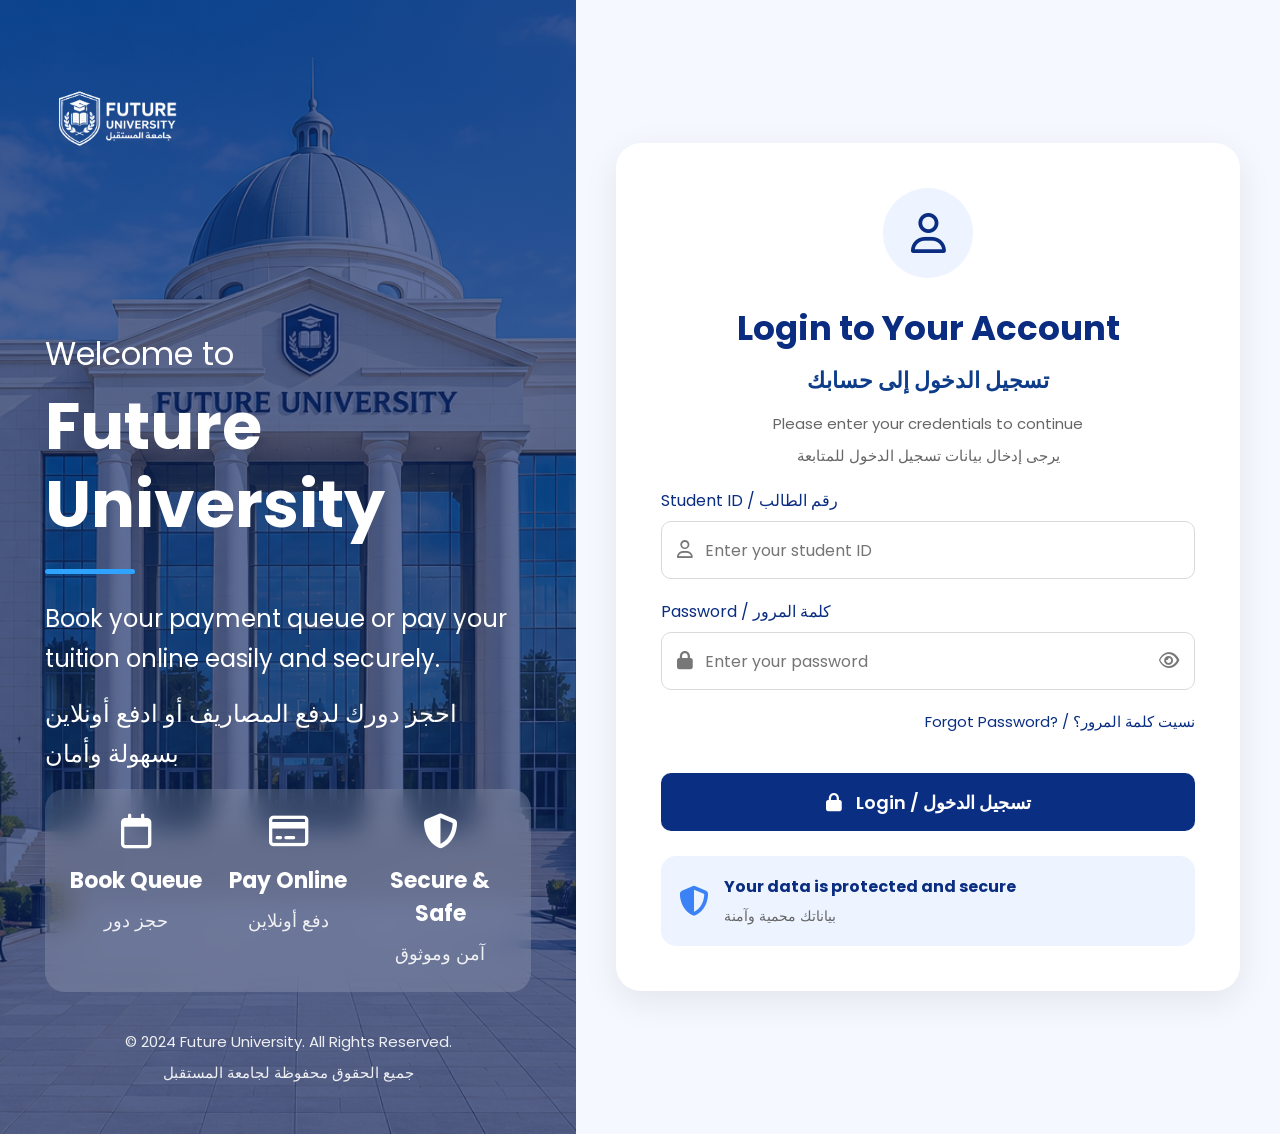
<file: index.html>
<!DOCTYPE html>
<html lang="en">

<head>

    <meta charset="UTF-8">

    <meta name="viewport" content="width=device-width, initial-scale=1.0">

    <title>Future University</title>


    <link href="https://fonts.googleapis.com/css2?family=Poppins:wght@300;400;500;600;700&display=swap"
        rel="stylesheet">


    <link rel="stylesheet" href="https://cdnjs.cloudflare.com/ajax/libs/font-awesome/6.6.0/css/all.min.css">


    <link rel="stylesheet" href="style/Style.css">
</head>

<body>

    <div class="container">



        <section class="left">

            <div class="overlay"></div>

            <div class="left-content">



                <div class="logo">

                    <img src="imge/logo white.png" alt="logo">


                </div>



                <div class="welcome">

                    <h4>Welcome to</h4>

                    <h1>Future University</h1>

                    <div class="line"></div>

                    <p>
                        Book your payment queue or pay your tuition online easily and securely.
                    </p>

                    <p class="arabic">
                        احجز دورك لدفع المصاريف أو ادفع أونلاين بسهولة وأمان
                    </p>

                </div>







                <div class="features">

                    <div class="feature">

                        <i class="fa-regular fa-calendar"></i>

                        <h3>Book Queue</h3>

                        <span>حجز دور</span>

                    </div>

                    <div class="feature">

                        <i class="fa-regular fa-credit-card"></i>

                        <h3>Pay Online</h3>

                        <span>دفع أونلاين</span>

                    </div>

                    <div class="feature">

                        <i class="fa-solid fa-shield-halved"></i>

                        <h3>Secure & Safe</h3>

                        <span>آمن وموثوق</span>

                    </div>

                </div>



                <footer>

                    <p>© 2024 Future University. All Rights Reserved.</p>

                    <p>جميع الحقوق محفوظة لجامعة المستقبل</p>

                </footer>

            </div>

        </section>



        <section class="right">


            <div class="login-card">

                <div class="avatar">

                    <i class="fa-regular fa-user"></i>

                </div>

                <h1>Login to Your Account</h1>

                <h2>تسجيل الدخول إلى حسابك</h2>

                <p>Please enter your credentials to continue</p>

                <p>يرجى إدخال بيانات تسجيل الدخول للمتابعة</p>

                <!-- Student ID -->

                <label>Student ID / رقم الطالب</label>

                <div class="input-box student-box">
                    <i class="fa-regular fa-user"></i>
                    <input type="text" placeholder="Enter your student ID">
                </div>

                <label>Password / كلمة المرور</label>

                <div class="input-box password-box">
                    <i class="fa-solid fa-lock"></i>
                    <input type="password" placeholder="Enter your password">
                    <i class="fa-regular fa-eye"></i>
                </div>

                <a href="#" class="forgot">
                    Forgot Password? / نسيت كلمة المرور؟
                </a>


                <button class="login-btn" onclick="window.location.href='Home.html'">

                    <i class="fa-solid fa-lock"></i>

                    Login / تسجيل الدخول

                </button>





                <div class="security">

                    <i class="fa-solid fa-shield-halved"></i>

                    <div>

                        <h4>Your data is protected and secure</h4>

                        <p>بياناتك محمية وآمنة</p>

                    </div>

                </div>

            </div>

        </section>

    </div>

</body>

</html>
</file>
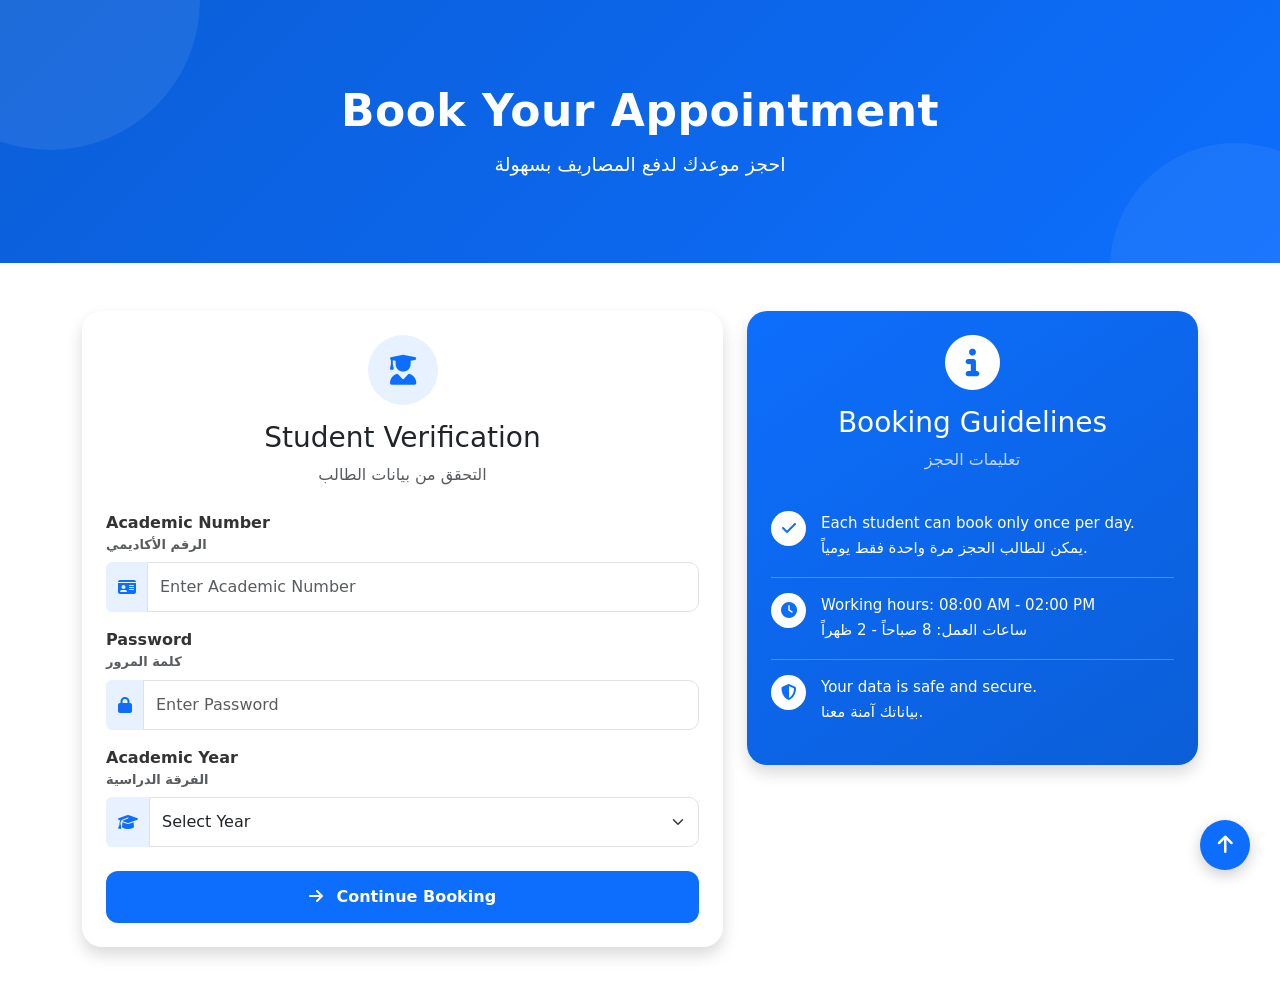
<file: Book_page.html>
<!DOCTYPE html>
<html lang="en">

<head>
    <meta charset="UTF-8">
    <meta name="viewport" content="width=device-width, initial-scale=1.0">
    <title>Book Appointment | Future University</title>

    <!-- Bootstrap -->
    <link href="https://cdn.jsdelivr.net/npm/bootstrap@5.3.8/dist/css/bootstrap.min.css" rel="stylesheet">

    <!-- Font Awesome -->
    <link rel="stylesheet" href="https://cdnjs.cloudflare.com/ajax/libs/font-awesome/6.7.2/css/all.min.css">

    <!-- CSS -->
    <link rel="stylesheet" href="style/Book_page.css">
</head>

<body>

    <body>


        <!-- Page Header -->
        <section class="booking-header">

            <div class="container text-center">

                <h1>
                    Book Your Appointment
                </h1>

                <p>
                    احجز موعدك لدفع المصاريف بسهولة
                </p>

            </div>

        </section>


        <!-- Booking Section -->
        <section class="py-5">

            <div class="container">

                <div class="row g-4">


                    <!-- Student Form -->
                    <div class="col-lg-7">


                        <div class="card booking-card shadow border-0">

                            <div class="card-body p-4">


                                <div class="text-center mb-4">

                                    <div class="icon-box mx-auto">

                                        <i class="fa-solid fa-user-graduate"></i>

                                    </div>


                                    <h3 class="mt-3">

                                        Student Verification

                                    </h3>

                                    <p class="text-muted">

                                        التحقق من بيانات الطالب

                                    </p>

                                </div>



                                <!-- Academic Number -->

                                <div class="mb-3">

                                    <label class="form-label">

                                        Academic Number

                                        <span class="d-block text-muted">
                                            الرقم الأكاديمي
                                        </span>

                                    </label>


                                    <div class="input-group">

                                        <span class="input-group-text">

                                            <i class="fa-solid fa-id-card"></i>

                                        </span>

                                        <input type="text" class="form-control" placeholder="Enter Academic Number">

                                    </div>

                                </div>



                                <!-- Password -->

                                <div class="mb-3">

                                    <label class="form-label">

                                        Password

                                        <span class="d-block text-muted">
                                            كلمة المرور
                                        </span>

                                    </label>


                                    <div class="input-group">

                                        <span class="input-group-text">

                                            <i class="fa-solid fa-lock"></i>

                                        </span>


                                        <input type="password" class="form-control" placeholder="Enter Password">

                                    </div>

                                </div>



                                <!-- Level -->

                                <div class="mb-4">

                                    <label class="form-label">

                                        Academic Year

                                        <span class="d-block text-muted">
                                            الفرقة الدراسية
                                        </span>

                                    </label>


                                    <div class="input-group">

                                        <span class="input-group-text">

                                            <i class="fa-solid fa-graduation-cap"></i>

                                        </span>


                                        <select class="form-select">

                                            <option selected disabled>
                                                Select Year
                                            </option>

                                            <option>
                                                First Year - الفرقة الأولى
                                            </option>

                                            <option>
                                                Second Year - الفرقة الثانية
                                            </option>

                                            <option>
                                                Third Year - الفرقة الثالثة
                                            </option>

                                            <option>
                                                Fourth Year - الفرقة الرابعة
                                            </option>


                                        </select>


                                    </div>


                                </div>



                                <a href="Book.html#my-booking" class="btn continue-btn w-100">

                                    <i class="fa-solid fa-arrow-right me-2"></i>

                                    Continue Booking

                                </a>



                            </div>

                        </div>


                    </div>




                    <!-- Information Card -->

                    <div class="col-lg-5">


                        <div class="card info-card shadow border-0">


                            <div class="card-body p-4">


                                <div class="text-center mb-4">

                                    <i class="fa-solid fa-circle-info info-icon"></i>


                                    <h3 class="mt-3">

                                        Booking Guidelines

                                    </h3>


                                    <p class="text-muted">

                                        تعليمات الحجز

                                    </p>

                                </div>



                                <div class="notice-item">

                                    <i class="fa-solid fa-check"></i>

                                    <p>
                                        Each student can book only once per day.
                                        <br>
                                        يمكن للطالب الحجز مرة واحدة فقط يومياً.
                                    </p>

                                </div>



                                <div class="notice-item">

                                    <i class="fa-solid fa-clock"></i>

                                    <p>
                                        Working hours: 08:00 AM - 02:00 PM
                                        <br>
                                        ساعات العمل: 8 صباحاً - 2 ظهراً
                                    </p>

                                </div>



                                <div class="notice-item">

                                    <i class="fa-solid fa-shield-halved"></i>

                                    <p>
                                        Your data is safe and secure.
                                        <br>
                                        بياناتك آمنة معنا.
                                    </p>

                                </div>


                            </div>


                        </div>


                    </div>


                </div>


            </div>


        </section>

        <a href="#" class="back-to-top">
            <i class="fa-solid fa-arrow-up"></i>
        </a>

        <script src="https://cdn.jsdelivr.net/npm/bootstrap@5.3.8/dist/js/bootstrap.bundle.min.js"></script>



    </body>
</file>
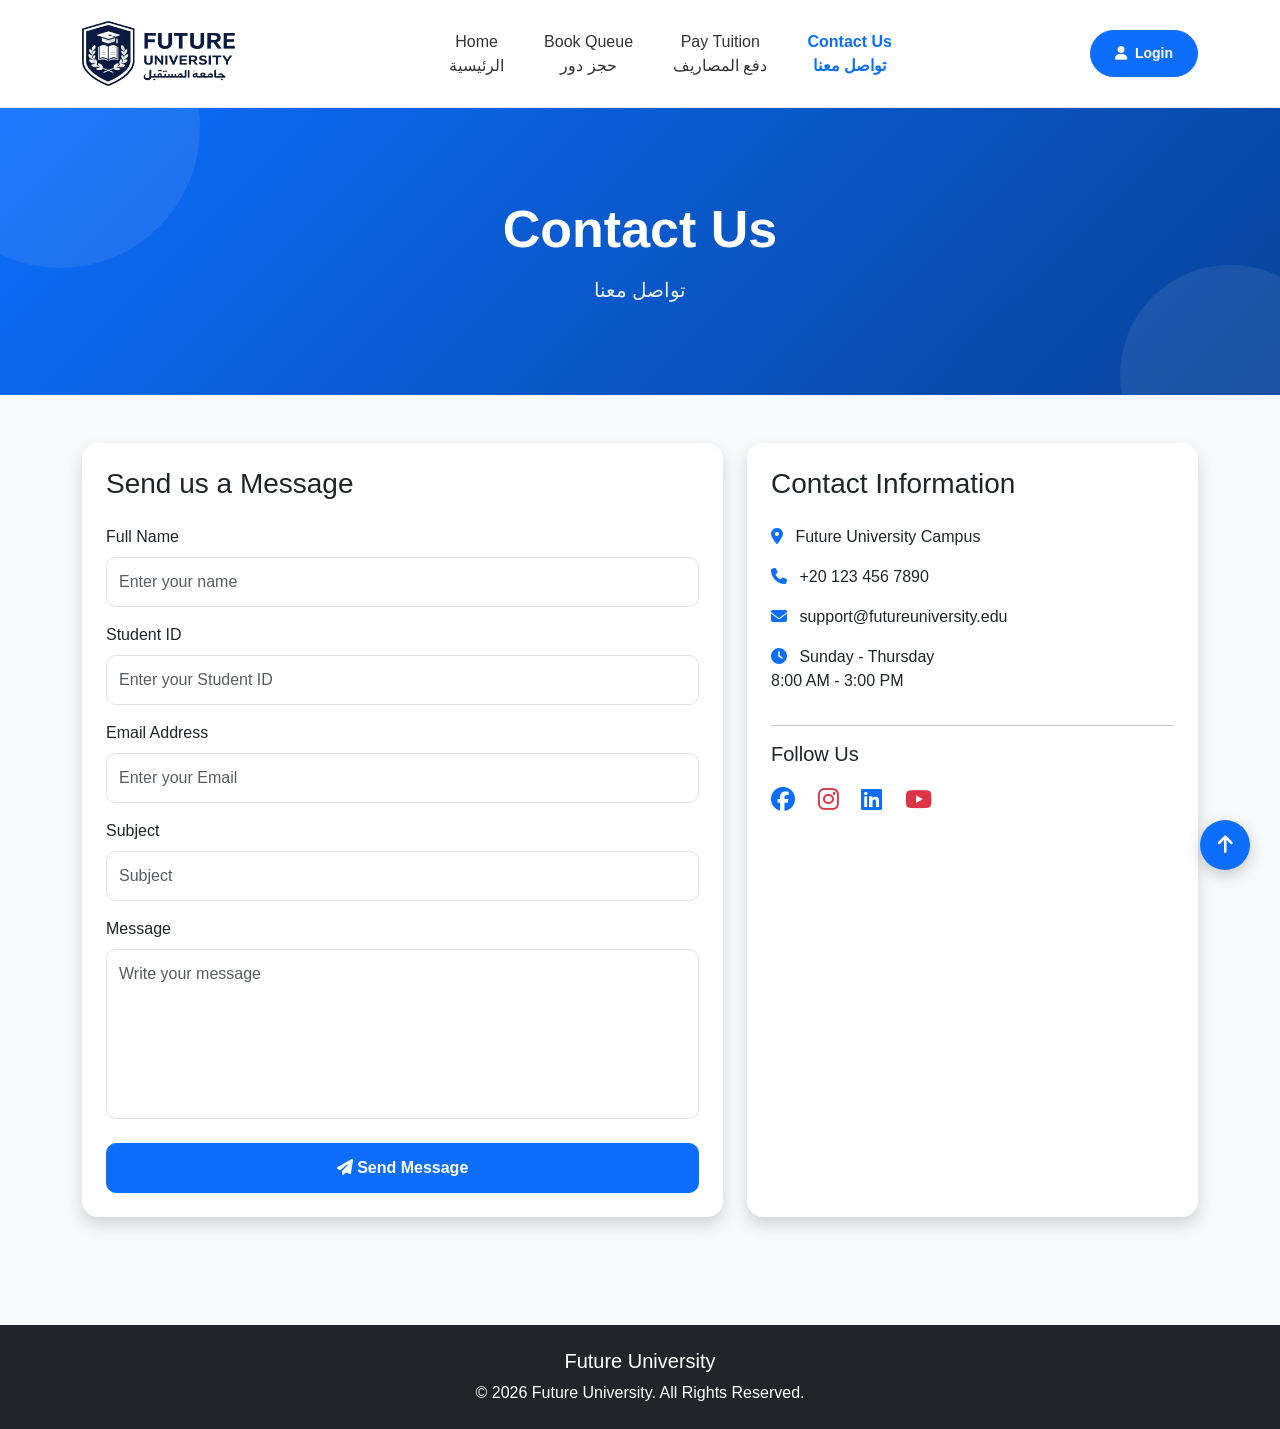
<file: contact.html>
<!DOCTYPE html>
<html lang="en">

<head>
    <meta charset="UTF-8">
    <meta name="viewport" content="width=device-width, initial-scale=1.0">
    <title>Contact Us | Future University</title>

    <!-- Bootstrap -->
    <link href="https://cdn.jsdelivr.net/npm/bootstrap@5.3.8/dist/css/bootstrap.min.css" rel="stylesheet">

    <!-- Font Awesome -->
    <link rel="stylesheet"
        href="https://cdnjs.cloudflare.com/ajax/libs/font-awesome/6.7.2/css/all.min.css">

    <!-- CSS -->
    <link rel="stylesheet" href="style/contact.css">
</head>

<body>
<!-- Navbar -->
<nav class="navbar navbar-expand-lg bg-white shadow-sm py-3">
    <div class="container">

        <!-- Logo -->
        <a class="navbar-brand" href="Home.html">
            <img src="imge/orginal logo.png" alt="Future University Logo" class="logo">
        </a>

        <!-- Toggle Button -->
        <button class="navbar-toggler" type="button"
            data-bs-toggle="collapse"
            data-bs-target="#navbarMenu">
            <span class="navbar-toggler-icon"></span>
        </button>

        <!-- Navbar Menu -->
        <div class="collapse navbar-collapse" id="navbarMenu">

            <!-- Menu -->
            <ul class="navbar-nav mx-auto align-items-lg-center gap-lg-4">

                <li class="nav-item text-center">
                    <a class="nav-link" href="Home.html">
                        Home
                        <br>
                            الرئيسية
                        
                    </a>
                </li>

                <li class="nav-item text-center">
                    <a class="nav-link" href="Book.html">
                        Book Queue
                        <br>
                            حجز دور
                       
                    </a>
                </li>

                <li class="nav-item text-center">
                    <a class="nav-link" href="payment.html">
                        Pay Tuition
                        <br>
                            دفع المصاريف
                        
                    </a>
                </li>

                <li class="nav-item text-center">
                    <a class="nav-link active text-primary fw-semibold" href="contact.html">
                        Contact Us
                       <br>
                            تواصل معنا
                       
                    </a>
                </li>

            </ul>

            <!-- Right Side -->
            <div class="d-flex align-items-center gap-3">


                <a href="index.html"
                    class="btn btn-primary btn-sm rounded-pill px-4">
                    <i class="fas fa-user me-1"></i>
                    Login
                </a>

            </div>

        </div>

    </div>
</nav>

    <!-- Header -->
    <section class="contact-header">
    <div class="container text-center">

        <h1>Contact Us</h1>

        <p>تواصل معنا</p>

    </div>
</section>

    <!-- Contact -->
    <section class="py-5">
        <div class="container">

            <div class="row g-4">

                <!-- Form -->
                <div class="col-lg-7">

                    <div class="card shadow border-0 rounded-4 p-4">

                        <h3 class="mb-4">
                            Send us a Message
                        </h3>

                        <div class="mb-3">
                            <label class="form-label">
                                Full Name
                            </label>

                            <input type="text" class="form-control"
                                placeholder="Enter your name">
                        </div>

                        <div class="mb-3">
                            <label class="form-label">
                                Student ID
                            </label>

                            <input type="text" class="form-control"
                                placeholder="Enter your Student ID">
                        </div>

                        <div class="mb-3">
                            <label class="form-label">
                                Email Address
                            </label>

                            <input type="email" class="form-control"
                                placeholder="Enter your Email">
                        </div>

                        <div class="mb-3">
                            <label class="form-label">
                                Subject
                            </label>

                            <input type="text" class="form-control"
                                placeholder="Subject">
                        </div>

                        <div class="mb-4">
                            <label class="form-label">
                                Message
                            </label>

                            <textarea class="form-control"
                                rows="6"
                                placeholder="Write your message"></textarea>
                        </div>

                        <button class="btn btn-primary w-100">
                            <i class="fa-solid fa-paper-plane"></i>
                            Send Message
                        </button>

                    </div>

                </div>

                <!-- Contact Info -->
                <div class="col-lg-5">

                    <div class="card shadow border-0 rounded-4 p-4 h-100">

                        <h3 class="mb-4">
                            Contact Information
                        </h3>

                        <p>
                            <i class="fa-solid fa-location-dot text-primary me-2"></i>
                            Future University Campus
                        </p>

                        <p>
                            <i class="fa-solid fa-phone text-primary me-2"></i>
                            +20 123 456 7890
                        </p>

                        <p>
                            <i class="fa-solid fa-envelope text-primary me-2"></i>
                            support@futureuniversity.edu
                        </p>

                        <p>
                            <i class="fa-solid fa-clock text-primary me-2"></i>
                            Sunday - Thursday
                            <br>
                            8:00 AM - 3:00 PM
                        </p>

                        <hr>

                        <h5 class="mb-3">
                            Follow Us
                        </h5>

                        <div class="fs-4">

                            <i class="fab fa-facebook text-primary me-3"></i>

                            <i class="fab fa-instagram text-danger me-3"></i>

                            <i class="fab fa-linkedin text-primary me-3"></i>

                            <i class="fab fa-youtube text-danger"></i>

                        </div>

                    </div>

                </div>

            </div>

        </div>
    </section>

    <!-- Footer -->
    <footer class="bg-dark text-white text-center py-4">

        <h5>Future University</h5>

        <p class="mb-0">
            © 2026 Future University. All Rights Reserved.
        </p>

    </footer>

<a href="#" class="back-to-top">
    <i class="fa-solid fa-arrow-up"></i>
</a>

    <script src="https://cdn.jsdelivr.net/npm/bootstrap@5.3.8/dist/js/bootstrap.bundle.min.js"></script>

</body>

</html>
</file>
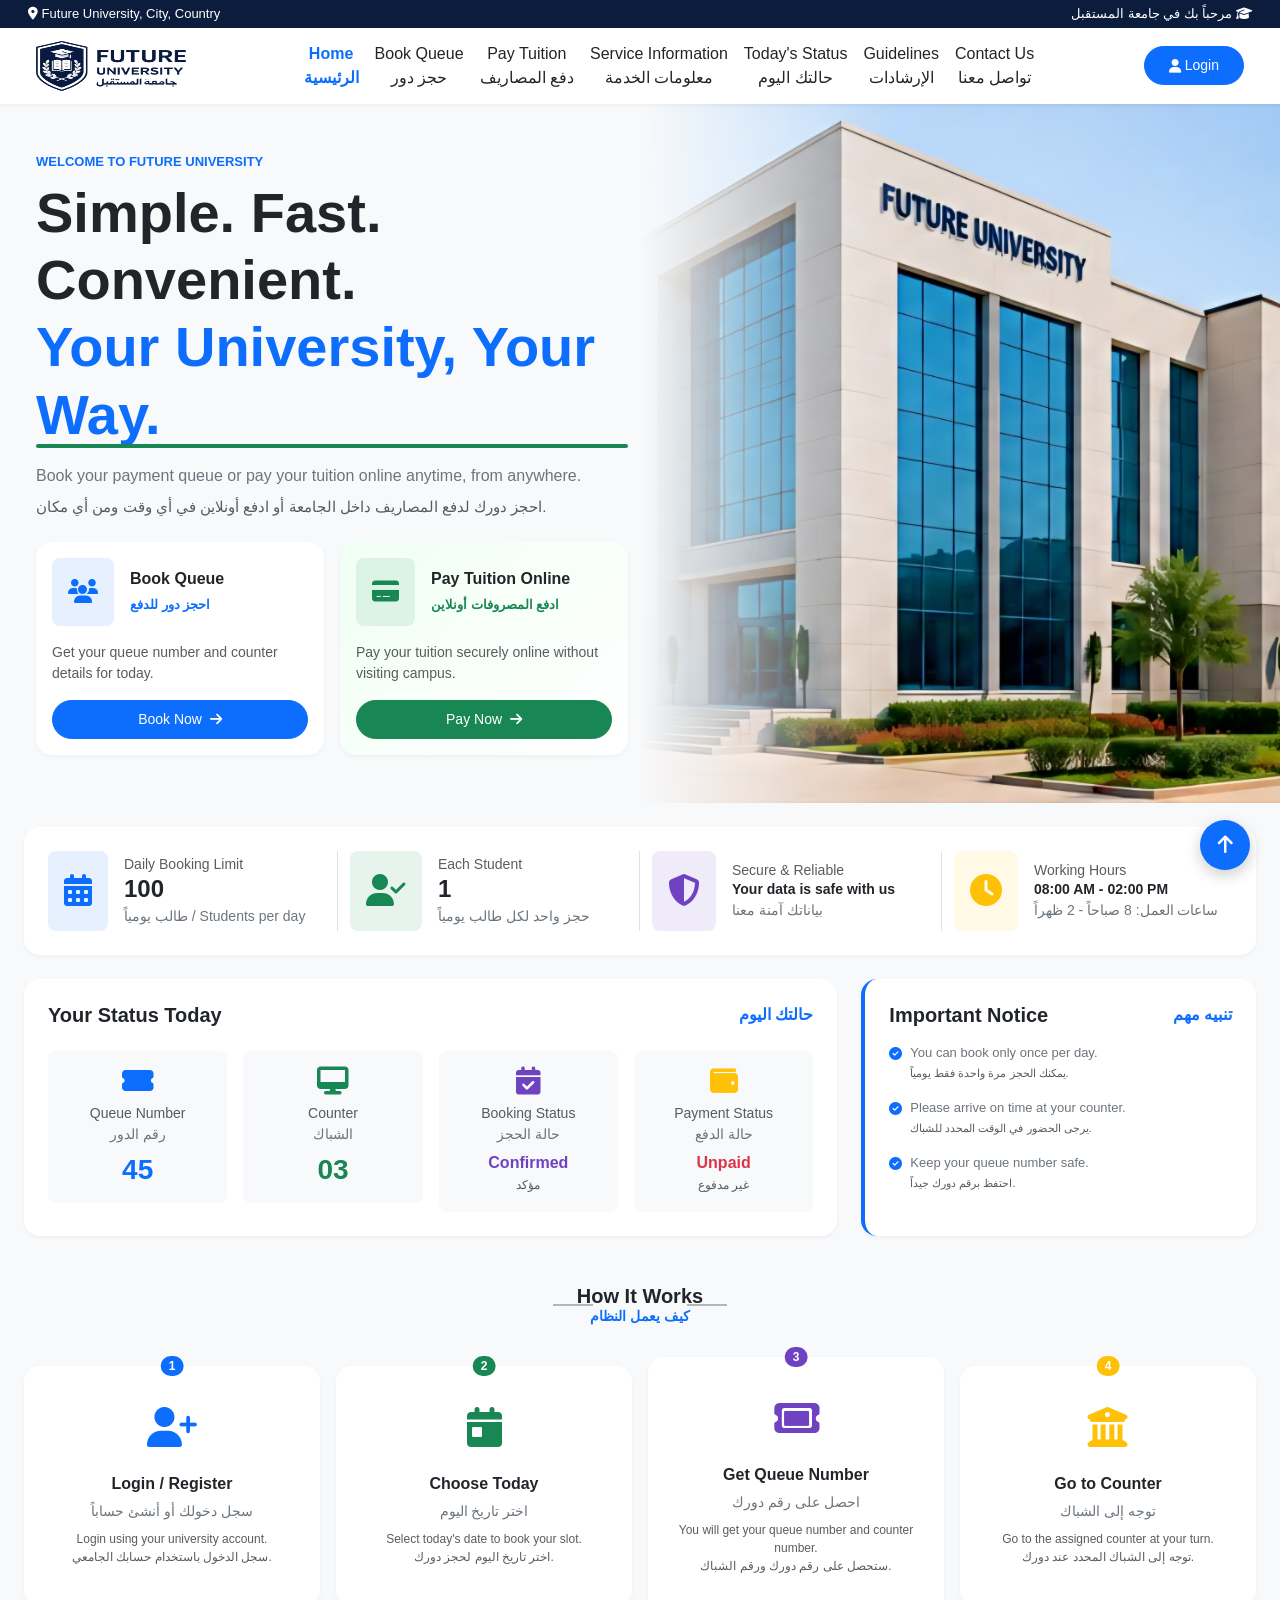
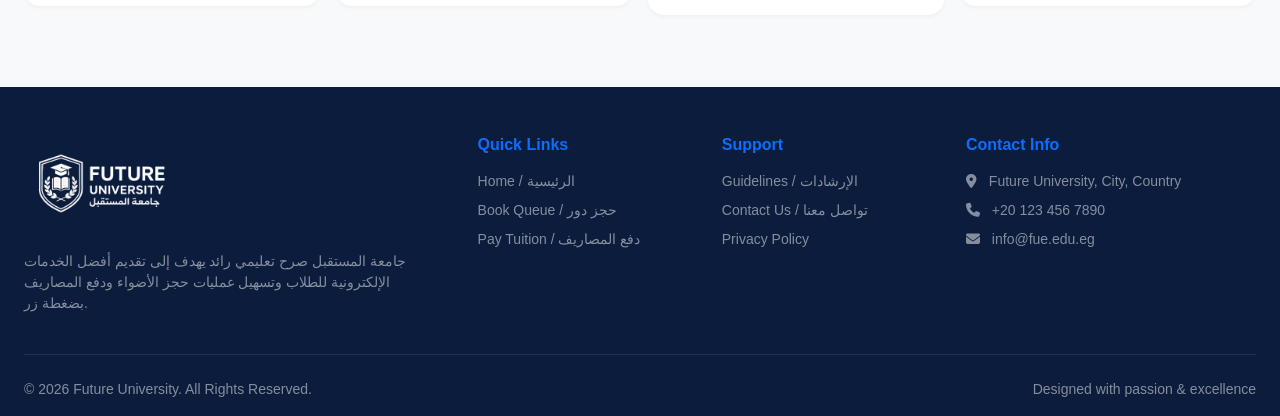
<file: Home.html>
<!DOCTYPE html>
<html lang="ar" dir="ltr">

<head>
    <meta charset="UTF-8">
    <meta name="viewport" content="width=device-width, initial-scale=1.0">
    <title>Future University - جامعة المستقبل</title>
    <link rel="stylesheet" href="https://cdn.jsdelivr.net/npm/bootstrap@5.3.0/dist/css/bootstrap.min.css">
    <link rel="stylesheet" href="https://cdnjs.cloudflare.com/ajax/libs/font-awesome/6.4.0/css/all.min.css">
    <link rel="stylesheet" href="style/Home.css">
</head>

<body class="bg-light">

    <div class="top-bar text-white py-1 px-4 d-flex justify-content-between align-items-center"
        style="background-color: #0b1c3c; font-size: 13px;">
        <div>
            <i class="fas fa-map-marker-alt ms-1"></i> Future University, City, Country
        </div>
        <div>
            مرحباً بك في جامعة المستقبل <i class="fas fa-graduation-cap me-1"></i>
        </div>
    </div>
    

    <nav class="navbar navbar-expand-lg navbar-light bg-white shadow-sm py-2 px-4 sticky-top">

        <div class="container-fluid">

            <!-- Logo -->
            <a class="navbar-brand d-flex align-items-center m-0" href="#">
                <img src="imge/Picsart_26-07-31_08-47-09-564.png" alt="Logo" width="150" height="50"
                    class="rounded me-2">
            </a>


            <!-- Toggle Button -->
            <button class="navbar-toggler" type="button" data-bs-toggle="collapse" data-bs-target="#navbarMenu"
                aria-controls="navbarMenu" aria-expanded="false" aria-label="Toggle navigation">

                <span class="navbar-toggler-icon"></span>

            </button>



            <!-- Navbar -->

            <div class="collapse navbar-collapse " id="navbarMenu">


                <!-- Menu -->
                <ul class="navbar-nav mx-auto align-items-lg-center gap-lg-3">

                    <li class="nav-item text-center">
                        <a class="nav-link active text-primary fw-semibold p-0" href="#">
                            Home
                            <br>
                            الرئيسية

                        </a>


                    </li>


                    <li class="nav-item text-center">
                        <a class="nav-link text-dark p-0" href="Book.html">
                            Book Queue
                            <br>
                            حجز دور

                        </a>


                    </li>


                    <li class="nav-item text-center">
                        <a class="nav-link text-dark p-0" href="payment.html">
                            Pay Tuition
                            <br>
                            دفع المصاريف

                        </a>


                    </li>


                    <li class="nav-item text-center">
                        <a class="nav-link text-dark p-0" href="#Service Information">
                            Service Information
                            <br>
                            معلومات الخدمة
                        </a>



                    </li>


                    <li class="nav-item text-center">
                        <a class="nav-link text-dark p-0" href="#Today's Status">
                            Today's Status
                            <br>
                            حالتك اليوم
                        </a>

                    </li>


                    <li class="nav-item text-center">
                        <a class="nav-link text-dark p-0" href="#Guidelines">
                            Guidelines
                            <br>
                            الإرشادات
                        </a>

                    </li>


                    <li class="nav-item text-center">
                        <a class="nav-link text-dark p-0" href="contact.html">
                            Contact Us
                            <br>
                            تواصل معنا

                        </a>


                    </li>

                </ul>



                <!-- Right Side -->
                <div class="d-flex flex-column flex-lg-row align-items-center gap-3 mt-3 mt-lg-0">



                    <a href="index.html"
                        class="btn btn-primary btn-sm rounded-pill px-4 py-2 d-flex align-items-center gap-1">

                        <i class="fas fa-user"></i>

                        Login

                    </a>

                </div>

            </div>

        </div>

    </nav>

    <section class="hero-section position-relative overflow-hidden py-5 px-4">
        <div class="container-fluid">
            <div class="row align-items-center">
                <div class="col-lg-6 z-index-2">
                    <p class="text-primary fw-semibold text-uppercase tracking-wider mb-2" style="font-size: 13px;">
                        WELCOME TO FUTURE UNIVERSITY</p>
                    <h1 class="display-4 fw-bold text-dark mb-3" style="line-height: 1.2;">
                        Simple. Fast. Convenient.<br>
                        <span class="text-primary position-relative d-inline-block">
                            Your University, Your Way.
                            <span class="position-absolute start-0 bottom-0 w-100 bg-success"
                                style="height: 4px; border-radius: 2px;"></span>
                        </span>
                    </h1>
                    <p class="text-secondary mb-2 fs-6">
                        Book your payment queue or pay your tuition online anytime, from anywhere.
                    </p>
                    <p class="text-muted mb-4 arabic-text" style="font-size: 15px;">
                        احجز دورك لدفع المصاريف داخل الجامعة أو ادفع أونلاين في أي وقت ومن أي مكان.
                    </p>

                    <div class="row g-3">
                        <div class="col-md-6">
                            <div
                                class="p-3 bg-white rounded-4 shadow-sm border-0 d-flex flex-column justify-content-between h-100">
                                <div class="d-flex align-items-center mb-3">
                                    <div class="bg-primary bg-opacity-10 p-3 rounded-3 text-primary me-3 fs-4">
                                        <i class="fas fa-users"></i>
                                    </div>
                                    <div>
                                        <h5 class="fw-bold mb-1 text-dark fs-6">Book Queue</h5>
                                        <span class="text-primary fw-semibold arabic-text" style="font-size: 13px;">احجز
                                            دور للدفع</span>
                                    </div>
                                </div>
                                <p class="text-muted small mb-3">Get your queue number and counter details for today.
                                </p>

                                <a href="Book.html" class="btn btn-primary btn-sm rounded-pill w-100 py-2">Book Now <i
                                        class="fas fa-arrow-right ms-1"></i></a>
                            </div>
                        </div>
                        <div class="col-md-6">
                            <div class="p-3 bg-white rounded-4 shadow-sm border-0 d-flex flex-column justify-content-between h-100"
                                style="background: linear-gradient(135deg, #f0fff4 0%, #ffffff 100%);">
                                <div class="d-flex align-items-center mb-3">
                                    <div class="bg-success bg-opacity-10 p-3 rounded-3 text-success me-3 fs-4">
                                        <i class="fas fa-credit-card"></i>
                                    </div>
                                    <div>
                                        <h5 class="fw-bold mb-1 text-dark fs-6">Pay Tuition Online</h5>
                                        <span class="text-success fw-semibold arabic-text" style="font-size: 13px;">ادفع
                                            المصروفات أونلاين</span>
                                    </div>
                                </div>
                                <p class="text-muted small mb-3">Pay your tuition securely online without visiting
                                    campus.</p>
                                <a href="payment.html" class="btn btn-success btn-sm rounded-pill w-100 py-2">Pay Now <i
                                        class="fas fa-arrow-right ms-1"></i></a>
                            </div>
                        </div>
                    </div>

                </div>

                <div class="col-lg-6 position-absolute end-0 top-0 h-100 d-none d-lg-block p-0">
                    <img src="imge/IMG-20260730-WA0074(1)(1).jpg" alt="Future University Building"
                        class="w-100 h-100 object-fit-cover">
                    <div class="position-absolute top-0 start-0 w-100 h-100"
                        style="background: linear-gradient(90deg, #f8f9fa 0%, rgba(255,255,255,0) 40%);"></div>
                </div>
            </div>
        </div>
    </section>

    <section class="container-fluid px-4 py-4" id="Service Information">
        <div class="bg-white rounded-4 shadow-sm p-4">
            <div class="row text-center text-md-start align-items-center g-4">
                <div class="col-md-3 border-end d-flex align-items-center gap-3">
                    <div class="text-primary fs-2 bg-primary bg-opacity-10 p-3 rounded-3">
                        <i class="fas fa-calendar-alt"></i>
                    </div>
                    <div>
                        <span class="text-muted small d-block">Daily Booking Limit</span>
                        <h4 class="fw-bold text-dark mb-0">100</h4>
                        <span class="text-secondary small arabic-text">طالب يومياً / Students per day</span>
                    </div>
                </div>
                <div class="col-md-3 border-end d-flex align-items-center gap-3">
                    <div class="text-success fs-2 bg-success bg-opacity-10 p-3 rounded-3">
                        <i class="fas fa-user-check"></i>
                    </div>
                    <div>
                        <span class="text-muted small d-block">Each Student</span>
                        <h4 class="fw-bold text-dark mb-0">1</h4>
                        <span class="text-secondary small arabic-text">حجز واحد لكل طالب يومياً</span>
                    </div>
                </div>
                <div class="col-md-3 border-end d-flex align-items-center gap-3">
                    <div class="fs-2 bg-opacity-10 p-3 rounded-3"
                        style="color: #6f42c1; background-color: rgba(111, 66, 193, 0.1);">
                        <i class="fas fa-shield-alt"></i>
                    </div>
                    <div>
                        <span class="text-muted small d-block">Secure & Reliable</span>
                        <h6 class="fw-bold text-dark mb-0" style="font-size: 14px;">Your data is safe with us</h6>
                        <span class="text-secondary small arabic-text">بياناتك آمنة معنا</span>
                    </div>
                </div>
                <div class="col-md-3 d-flex align-items-center gap-3">
                    <div class="text-warning fs-2 bg-warning bg-opacity-10 p-3 rounded-3">
                        <i class="fas fa-clock"></i>
                    </div>
                    <div>
                        <span class="text-muted small d-block">Working Hours</span>
                        <h6 class="fw-bold text-dark mb-0" style="font-size: 14px;">08:00 AM - 02:00 PM</h6>
                        <span class="text-secondary small arabic-text">ساعات العمل: 8 صباحاً - 2 ظهراً</span>
                    </div>
                </div>
            </div>
        </div>
    </section>

    <section class="container-fluid px-4 pb-4" id="Today's Status">
        <div class="row g-4">
            <div class="col-lg-8">
                <div class="bg-white rounded-4 shadow-sm p-4 h-100">
                    <div class="d-flex justify-content-between align-items-center mb-4">
                        <h5 class="fw-bold text-dark mb-0">Your Status Today</h5>
                        <span class="text-primary fw-semibold arabic-text">حالتك اليوم</span>
                    </div>
                    <div class="row text-center g-3">
                        <div class="col-md-3 col-6">
                            <div class="p-3 bg-light rounded-3 border-0">
                                <i class="fas fa-ticket-alt text-primary fs-3 mb-2"></i>
                                <span class="d-block text-muted small">Queue Number</span>
                                <span class="d-block text-secondary small arabic-text">رقم الدور</span>
                                <h3 class="fw-bold text-primary mt-2 mb-0">45</h3>
                            </div>
                        </div>
                        <div class="col-md-3 col-6">
                            <div class="p-3 bg-light rounded-3 border-0">
                                <i class="fas fa-desktop text-success fs-3 mb-2"></i>
                                <span class="d-block text-muted small">Counter</span>
                                <span class="d-block text-secondary small arabic-text">الشباك</span>
                                <h3 class="fw-bold text-success mt-2 mb-0">03</h3>
                            </div>
                        </div>
                        <div class="col-md-3 col-6">
                            <div class="p-3 bg-light rounded-3 border-0">
                                <i class="fas fa-calendar-check fs-3 mb-2" style="color: #6f42c1;"></i>
                                <span class="d-block text-muted small">Booking Status</span>
                                <span class="d-block text-secondary small arabic-text">حالة الحجز</span>
                                <h6 class="fw-bold mt-2 mb-0" style="color: #6f42c1;">Confirmed</h6>
                                <span class="text-muted arabic-text" style="font-size: 12px;">مؤكد</span>
                            </div>
                        </div>
                        <div class="col-md-3 col-6">
                            <div class="p-3 bg-light rounded-3 border-0">
                                <i class="fas fa-wallet text-warning fs-3 mb-2"></i>
                                <span class="d-block text-muted small">Payment Status</span>
                                <span class="d-block text-secondary small arabic-text">حالة الدفع</span>
                                <h6 class="fw-bold text-danger mt-2 mb-0">Unpaid</h6>
                                <span class="text-muted arabic-text" style="font-size: 12px;">غير مدفوع</span>
                            </div>
                        </div>
                    </div>
                </div>
            </div>

            <div class="col-lg-4">
                <div class="bg-white rounded-4 shadow-sm p-4 h-100 border-start border-primary border-4">
                    <div class="d-flex justify-content-between align-items-center mb-3">
                        <h5 class="fw-bold text-dark mb-0">Important Notice</h5>
                        <span class="text-primary fw-semibold arabic-text">تنبيه مهم</span>
                    </div>
                    <ul class="list-unstyled mb-0 d-flex flex-column gap-3 text-secondary" style="font-size: 13px;">
                        <li class="d-flex align-items-start gap-2">
                            <i class="fas fa-check-circle text-primary mt-1"></i>
                            <div>You can book only once per day.<br><span class="text-muted arabic-text"
                                    style="font-size: 11px;">يمكنك الحجز مرة واحدة فقط يومياً.</span></div>
                        </li>
                        <li class="d-flex align-items-start gap-2">
                            <i class="fas fa-check-circle text-primary mt-1"></i>
                            <div>Please arrive on time at your counter.<br><span class="text-muted arabic-text"
                                    style="font-size: 11px;">يرجى الحضور في الوقت المحدد للشباك.</span></div>
                        </li>
                        <li class="d-flex align-items-start gap-2">
                            <i class="fas fa-check-circle text-primary mt-1"></i>
                            <div>Keep your queue number safe.<br><span class="text-muted arabic-text"
                                    style="font-size: 11px;">احتفظ برقم دورك جيداً.</span></div>
                        </li>
                    </ul>
                </div>
            </div>
        </div>
    </section>

    <section class="container-fluid px-4 py-4 mb-5">
        <div class="text-center mb-4">
            <h5 class="fw-bold text-dark d-inline-block position-relative px-4">
                <span class="position-absolute top-50 start-0 translate-middle-y bg-secondary"
                    style="width: 40px; height: 1px;"></span>
                How It Works
                <span class="position-absolute top-50 end-0 translate-middle-y bg-secondary"
                    style="width: 40px; height: 1px;"></span>
                <span class="d-block text-primary arabic-text" style="font-size: 14px;">كيف يعمل النظام</span>
            </h5>
        </div>

        <div class="row g-3 justify-content-between align-items-center" id="Guidelines">
            <div class="col-md-3 text-center">
                <div class="bg-white rounded-4 shadow-sm p-4 position-relative h-100">
                    <span
                        class="position-absolute top-0 start-50 translate-middle badge rounded-pill bg-primary px-2 py-1">1</span>
                    <div class="text-primary fs-1 mb-3 mt-2">
                        <i class="fas fa-user-plus"></i>
                    </div>
                    <h6 class="fw-bold text-dark">Login / Register</h6>
                    <span class="text-secondary small d-block mb-2 arabic-text">سجل دخولك أو أنشئ حساباً</span>
                    <p class="text-muted arabic-text" style="font-size: 12px;">Login using your university
                        account.<br>سجل الدخول باستخدام حسابك الجامعي.</p>
                </div>
            </div>
            <div class="col-md-3 text-center">
                <div class="bg-white rounded-4 shadow-sm p-4 position-relative h-100">
                    <span
                        class="position-absolute top-0 start-50 translate-middle badge rounded-pill bg-success px-2 py-1">2</span>
                    <div class="text-success fs-1 mb-3 mt-2">
                        <i class="fas fa-calendar-day"></i>
                    </div>
                    <h6 class="fw-bold text-dark">Choose Today</h6>
                    <span class="text-secondary small d-block mb-2 arabic-text">اختر تاريخ اليوم</span>
                    <p class="text-muted arabic-text" style="font-size: 12px;">Select today's date to book your
                        slot.<br>اختر تاريخ اليوم لحجز دورك.</p>
                </div>
            </div>
            <div class="col-md-3 text-center">
                <div class="bg-white rounded-4 shadow-sm p-4 position-relative h-100">
                    <span class="position-absolute top-0 start-50 translate-middle badge rounded-pill px-2 py-1"
                        style="background-color: #6f42c1 !important;">3</span>
                    <div class="fs-1 mb-3 mt-2" style="color: #6f42c1;">
                        <i class="fas fa-ticket"></i>
                    </div>
                    <h6 class="fw-bold text-dark">Get Queue Number</h6>
                    <span class="text-secondary small d-block mb-2 arabic-text">احصل على رقم دورك</span>
                    <p class="text-muted arabic-text" style="font-size: 12px;">You will get your queue number and
                        counter number.<br>ستحصل على رقم دورك ورقم الشباك.</p>
                </div>
            </div>
            <div class="col-md-3 text-center">
                <div class="bg-white rounded-4 shadow-sm p-4 position-relative h-100">
                    <span
                        class="position-absolute top-0 start-50 translate-middle badge rounded-pill bg-warning px-2 py-1">4</span>
                    <div class="text-warning fs-1 mb-3 mt-2">
                        <i class="fas fa-university"></i>
                    </div>
                    <h6 class="fw-bold text-dark">Go to Counter</h6>
                    <span class="text-secondary small d-block mb-2 arabic-text">توجه إلى الشباك</span>
                    <p class="text-muted arabic-text" style="font-size: 12px;">Go to the assigned counter at your
                        turn.<br>توجه إلى الشباك المحدد عند دورك.</p>
                </div>
            </div>
        </div>
    </section>

    <footer class="text-white pt-5 pb-3" style="background-color: #0b1c3c;">
        <div class="container-fluid px-4">
            <div class="row g-4 justify-content-between">
                <div class="col-lg-4">
                    <div class="d-flex align-items-center mb-3">
                        <img src="imge/Picsart_26-07-31_08-43-04-214.png" alt="Logo" width="150" height="100"
                            class="rounded me-2">

                    </div>
                    <p class="text-white-50 small mb-3">
                        جامعة المستقبل صرح تعليمي رائد يهدف إلى تقديم أفضل الخدمات الإلكترونية للطلاب وتسهيل عمليات حجز
                        الأضواء ودفع المصاريف بضغطة زر.
                    </p>
                </div>
                <div class="col-lg-2 col-6">
                    <h6 class="fw-bold mb-3 text-primary">Quick Links</h6>
                    <ul class="list-unstyled d-flex flex-column gap-2 small text-white-50">
                        <li><a href="#" class="text-decoration-none text-white-50 hover-text-white">Home / الرئيسية</a>
                        </li>
                        <li><a href="#" class="text-decoration-none text-white-50 hover-text-white">Book Queue / حجز
                                دور</a></li>
                        <li><a href="#" class="text-decoration-none text-white-50 hover-text-white">Pay Tuition / دفع
                                المصاريف</a></li>
                    </ul>
                </div>
                <div class="col-lg-2 col-6">
                    <h6 class="fw-bold mb-3 text-primary">Support</h6>
                    <ul class="list-unstyled d-flex flex-column gap-2 small text-white-50">
                        <li><a href="#" class="text-decoration-none text-white-50 hover-text-white">Guidelines /
                                الإرشادات</a></li>
                        <li><a href="#" class="text-decoration-none text-white-50 hover-text-white">Contact Us / تواصل
                                معنا</a></li>
                        <li><a href="#" class="text-decoration-none text-white-50 hover-text-white">Privacy Policy</a>
                        </li>
                    </ul>
                </div>
                <div class="col-lg-3">
                    <h6 class="fw-bold mb-3 text-primary">Contact Info</h6>
                    <p class="text-white-50 small mb-2"><i class="fas fa-map-marker-alt me-2"></i> Future University,
                        City, Country</p>
                    <p class="text-white-50 small mb-2"><i class="fas fa-phone me-2"></i> +20 123 456 7890</p>
                    <p class="text-white-50 small mb-0"><i class="fas fa-envelope me-2"></i> info@fue.edu.eg</p>
                </div>
            </div>
            <hr class="border-secondary my-4">
            <div class="row align-items-center">
                <div class="col-md-6 text-center text-md-start text-white-50 small">
                    &copy; 2026 Future University. All Rights Reserved.
                </div>
                <div class="col-md-6 text-center text-md-end text-white-50 small">
                    Designed with passion & excellence
                </div>
            </div>
        </div>
    </footer>

    <a href="#" class="back-to-top">
        <i class="fa-solid fa-arrow-up"></i>
    </a>

    <script src="https://cdn.jsdelivr.net/npm/bootstrap@5.3.0/dist/js/bootstrap.bundle.min.js"></script>
</body>

</html>
</file>
<file: style/Style.css>
*{
    margin:0;
    padding:0;
    box-sizing:border-box;
    font-family:'Poppins',sans-serif;
}


body{
    background:#f5f7fc;
    overflow-x:hidden;
}


/* ==========================
        Animation
========================== */

.left-content{
    display: flex;
    flex-direction: column;
    height: 100%;
}

/* ---------- Left Side ---------- */

.logo{
    opacity: 0;
    animation: fadeUp .8s ease forwards;
    animation-delay: .2s;
}

.welcome{
    opacity: 0;
    animation: fadeUp .8s ease forwards;
    animation-delay: .7s;
}

.features{
    opacity: 0;
    animation: fadeUp .8s ease forwards;
    animation-delay: 1.2s;
}

.left footer{
    opacity: 0;
    animation: fadeUp .8s ease forwards;
    animation-delay: 1.7s;
}

/* ---------- Right Side ---------- */

/* البوكس الأبيض ثابت */
.login-card{
    opacity: 1;
}

/* الجزء العلوي ثابت */
.login-card .avatar,
.login-card h1,
.login-card h2,
.login-card p:first-of-type,
.login-card p:nth-of-type(2){
    opacity: 1;
}

/* Student ID Label */
.login-card label:nth-of-type(1){
    opacity: 0;
    animation: fadeUp .6s ease forwards;
    animation-delay: 2.2s;
}

/* Student ID Input */
.student-box{
    opacity: 0;
    animation: fadeUp .6s ease forwards;
    animation-delay: 2.4s;
}

/* Password Label */
.login-card label:nth-of-type(2){
    opacity: 0;
    animation: fadeUp .6s ease forwards;
    animation-delay: 2.6s;
}

/* Password Input */
.password-box{
    opacity: 0;
    animation: fadeUp .6s ease forwards;
    animation-delay: 2.8s;
}

/* Forgot Password */
.login-card .forgot{
    opacity: 0;
    animation: fadeUp .6s ease forwards;
    animation-delay: 3s;
}

/* Login Button */
.login-card .login-btn{
    opacity: 0;
    animation: fadeUp .6s ease forwards;
    animation-delay: 3.2s;
}

/* Security */
.login-card .security{
    opacity: 0;
    animation: fadeUp .6s ease forwards;
    animation-delay: 3.4s;
}

/* Keyframes */
@keyframes fadeUp{

    from{
        opacity:0;
        transform:translateY(35px);
    }

    to{
        opacity:1;
        transform:translateY(0);
    }

}

/* end transation */

.container{
    width:100%;
    min-height:100vh;
    display:grid;
    grid-template-columns:45% 55%;
}


.left{

    position:relative;

    min-height:100vh;

    background:
    linear-gradient(rgba(8,33,98,.65),rgba(8,33,98,.65)),
    url("../imge/Building\ in\ logon\ page.png");

    background-size:cover;
    background-position:center;
    background-repeat:no-repeat;

    color:#fff;

    padding:50px 45px;

    display:flex;
    flex-direction:column;

}



.left-content{

    position:relative;
    z-index:2;

    display:flex;
    flex-direction:column;

    height:100%;

}


.logo{

    display:flex;

    align-items:center;

    gap:20px;

}


.logo-text h1{

    font-size:48px;

    font-weight:700;

    line-height:45px;

}

.logo-text h2{

    font-size:24px;

    font-weight:500;

}

.logo-text h3{

    margin-top:5px;

    font-size:24px;

}


.welcome{

    margin-top:80px;

}

.welcome h4{

    font-size:32px;

    font-weight:400;

}

.welcome h1{

    margin-top:10px;

    font-size:65px;

    line-height:78px;

}

.line{

    width:90px;

    height:5px;

    background:#2ea3ff;

    border-radius:20px;

    margin:25px 0;

}

.welcome p{

    font-size:24px;

    line-height:40px;

    margin-bottom:15px;

}

.arabic{

    font-size:23px;

    font-weight:500;

}

.features{

    margin-top:auto;

    display:flex;

    justify-content:space-between;

    gap:20px;

    background:rgba(255,255,255,.15);

    backdrop-filter:blur(12px);

    border-radius:20px;

    padding:25px;

}

.feature{

    flex:1;

    text-align:center;

}

.feature i{

    font-size:35px;

    color:#fff;

    margin-bottom:15px;

}

.feature h3{

    font-size:22px;

    margin-bottom:10px;

}

.feature span{

    font-size:18px;

    opacity:.9;

}


footer{

    margin-top:30px;

    text-align:center;

}

footer p{

    font-size:15px;

    margin-top:8px;

    opacity:.9;

}


.right{

    background:#f5f8ff;

    display:flex;

    justify-content:center;

    align-items:center;

    position:relative;

    padding:40px;

}







.login-card{

    width:650px;

    background:#fff;

    border-radius:25px;

    padding:45px;

    box-shadow:0 10px 35px rgba(0,0,0,.08);

}

.avatar{

    width:90px;

    height:90px;

    margin:0 auto 25px;

    border-radius:50%;

    background:#edf3ff;

    display:flex;

    justify-content:center;

    align-items:center;

}

.avatar i{

    font-size:40px;

    color:#0a2d82;

}



.login-card h1{

    text-align:center;

    color:#0a2d82;

    font-size:34px;

    margin-bottom:10px;

}

.login-card h2{

    text-align:center;

    color:#0c3c8a;

    font-size:22px;

    margin-bottom:15px;

}

.login-card p{

    text-align:center;

    color:#666;

    font-size:15px;

    line-height:24px;

    margin-bottom:8px;

}



.login-card label{

    display:block;

    margin-top:20px;

    margin-bottom:8px;

    color:#0a2d82;}



.security{

    margin-top:25px;

    padding:18px;

    border-radius:15px;

    background:#eef4ff;

    display:flex;

    align-items:center;

    gap:15px;

}

.security i{

    font-size:30px;

    color:#3b82f6;

}

.security h4{

    color:#0a2d82;

    margin-bottom:5px;

}

.security p{

    text-align:left;

    margin:0;

    font-size:14px;

}

@media(max-width:992px){

    .container{

        grid-template-columns:1fr;

    }

    .left{

        min-height:600px;

    }

    .right{

        padding:20px;

    }

    .login-card{

        width:100%;

        max-width:650px;

    }

    .features{

        flex-direction:column;

    }

}

@media(max-width:768px){

    .logo{

        flex-direction:column;

        text-align:center;

    }

    .logo-text h1{

        font-size:35px;

    }

    .welcome h1{

        font-size:42px;

        line-height:55px;

    }

    .welcome p{

        font-size:18px;

        line-height:30px;

    }

    .login-card{

        padding:25px;

    }

    .login-card h1{

        font-size:28px;

    }

    .login-card h2{

        font-size:18px;

    }

    .language{

        right:20px;

        top:20px;

    }

}
.input-box{
    width:100%;
    height:58px;
    display:flex;
    align-items:center;
    border:1px solid #d9d9d9;
    border-radius:10px;
    padding:0 15px;
    margin-bottom:20px;
    box-sizing:border-box;
}

.input-box input{
    flex:1;
    border:none;
    outline:none;
    font-size:16px;
    margin:0 12px;
    background:transparent;
}

.input-box i{
    color:#777;
    font-size:18px;
}
.input-box{
    width:100%;
    height:58px;
    display:flex;
    align-items:center;
    border:1px solid #d9d9d9;
    border-radius:10px;
    padding:0 15px;
    margin-bottom:20px;
    box-sizing:border-box;
}

.input-box input{
    flex:1;
    border:none;
    outline:none;
    font-size:16px;
    margin:0 12px;
    background:transparent;
}

.input-box i{
    color:#777;
    font-size:18px;
}
.login-btn{
    width:100%;
    height:58px;
    border:none;
    border-radius:10px;
    background:#0A2E82;
    color:#fff;
    font-size:18px;
    font-weight:600;
    cursor:pointer;
    margin-top:20px;
}

.login-btn i{
    margin-right:10px;
}
.forgot{
    display:block;
    text-align:right;
    margin:10px 0 20px;
    color:#0A2E82;
    text-decoration:none;
    font-size:15px;
}.logo{
    display: flex;
    align-items: center;
    gap: 20px;
    margin-bottom: 60px;
}

.logo img{
    width: 140px;
    height: 140px;
    object-fit: contain;
    background: transparent;
}

.logo-text h2{
    color: white;
    font-size: 60px;
    font-weight: 800;
    margin: 0;
}

.logo-text h3{
    color: white;
    font-size: 32px;
    margin: 0;
    font-weight: 500;
}

.logo-text span{
    color: white;
    font-size: 28px;
    font-weight: bold;
}
</file>
<file: style/Book_page.css>
/* ===========================
   Booking Header
=========================== */

.booking-header {
    background: linear-gradient(135deg, #0b5ed7, #0d6efd);
    color: #ffffff;
    padding: 85px 0;
    text-align: center;
    position: relative;
    overflow: hidden;
}

/* Decorative effect */
.booking-header::before {
    content: "";
    position: absolute;
    width: 300px;
    height: 300px;
    background: rgba(255, 255, 255, 0.08);
    border-radius: 50%;
    top: -150px;
    left: -100px;
}

.booking-header::after {
    content: "";
    position: absolute;
    width: 250px;
    height: 250px;
    background: rgba(255, 255, 255, 0.06);
    border-radius: 50%;
    bottom: -130px;
    right: -80px;
}

.booking-header .container {
    position: relative;
    z-index: 1;
}

.booking-header h1 {
    font-size: 44px;
    font-weight: 700;
    margin-bottom: 12px;
    letter-spacing: 0.5px;
}

.booking-header p {
    font-size: 19px;
    margin: 0;
    opacity: 0.9;
    font-weight: 400;
}

/* Responsive */
@media (max-width: 768px) {

    .booking-header {
        padding: 65px 20px;
    }

    .booking-header h1 {
        font-size: 34px;
    }

    .booking-header p {
        font-size: 17px;
    }
}



/* =========================
   Booking Cards
========================= */

.booking-card,
.info-card{
    border-radius:20px;
    background:#fff;
    transition:.3s ease;
}


.booking-card:hover,
.info-card:hover{
    transform:translateY(-5px);
    box-shadow:0 15px 35px rgba(0,0,0,.15);
}



/* =========================
   Icon Box
========================= */

.icon-box{
    width:70px;
    height:70px;
    background:#e7f1ff;
    color:#0d6efd;
    border-radius:50%;
    display:flex;
    align-items:center;
    justify-content:center;
    font-size:30px;
}



/* =========================
   Form
========================= */

.form-label{
    font-weight:600;
    color:#333;
}


.form-label span{
    font-size:13px;
}


.input-group-text{
    background:#e7f1ff;
    color:#0d6efd;
    border:none;
}


.form-control,
.form-select{
    padding:12px;
    border-radius:10px;
}


.form-control:focus,
.form-select:focus{

    border-color:#0d6efd;
    box-shadow:0 0 0 .2rem rgba(13,110,253,.15);

}



/* =========================
   Continue Button
========================= */

.continue-btn{

    background:#0d6efd;
    color:white;
    padding:13px;
    border-radius:12px;
    font-weight:600;
    transition:.3s;

}


.continue-btn:hover{

    background:#084298;
    color:white;
    transform:translateY(-3px);

}



/* =========================
   Info Card
========================= */

.info-card{

    background:linear-gradient(145deg,#0d6efd,#0b5ed7);
    color:white;

}


.info-card .text-muted{

    color:rgba(255,255,255,.75)!important;

}


.info-icon{

    font-size:55px;
    color:white;

}



/* =========================
   Notice Items
========================= */

.notice-item{

    display:flex;
    gap:15px;
    align-items:flex-start;
    padding:15px 0;
    border-bottom:1px solid rgba(255,255,255,.25);

}


.notice-item:last-child{

    border-bottom:none;

}


.notice-item i{

    background:white;
    color:#0d6efd;
    width:35px;
    height:35px;
    border-radius:50%;
    display:flex;
    align-items:center;
    justify-content:center;

}


.notice-item p{

    margin:0;
    line-height:1.7;
    font-size:15px;

}


/* =========================
   Page Entrance Animation
========================= */


.booking-header {
    opacity: 0;

    animation: headerShow 0.9s ease forwards;

    animation-delay: 0.2s;
}


/* Header Title */

.booking-header h1 {
    opacity: 0;

    animation: headerTextShow 0.7s ease forwards;

    animation-delay: 0.6s;
}


/* Header Paragraph */

.booking-header p {
    opacity: 0;

    animation: headerTextShow 0.7s ease forwards;

    animation-delay: 0.9s;
}



/* =========================
   Left Card
   Student Verification
========================= */

.booking-card {

    opacity: 0;

    animation: cardLeftShow 0.8s ease forwards;

    animation-delay: 1.6s;
}



/* =========================
   Right Card
   Booking Guidelines
========================= */

.info-card {

    opacity: 0;

    animation: cardRightShow 0.8s ease forwards;

    animation-delay: 2.1s;
}



/* =========================
   Header Animation
========================= */

@keyframes headerShow {

    from {
        opacity: 0;
        transform: translateY(-25px);
    }

    to {
        opacity: 1;
        transform: translateY(0);
    }

}



/* =========================
   Header Text Animation
========================= */

@keyframes headerTextShow {

    from {
        opacity: 0;
        transform: translateY(20px);
    }

    to {
        opacity: 1;
        transform: translateY(0);
    }

}



/* =========================
   Left Card Animation
========================= */

@keyframes cardLeftShow {

    from {
        opacity: 0;
        transform: translateX(-80px);
    }

    to {
        opacity: 1;
        transform: translateX(0);
    }

}



/* =========================
   Right Card Animation
========================= */

@keyframes cardRightShow {

    from {
        opacity: 0;
        transform: translateX(80px);
    }

    to {
        opacity: 1;
        transform: translateX(0);
    }

}


/* =========================
   Responsive
========================= */


html{
    scroll-behavior: smooth;
}

.back-to-top{
    position: fixed;
    bottom: 30px;
    right: 30px;
    width: 50px;
    height: 50px;
    background-color: #0d6efd;
    color: #fff;
    border-radius: 50%;
    display: flex;
    justify-content: center;
    align-items: center;
    text-decoration: none;
    font-size: 20px;
    box-shadow: 0 5px 15px rgba(0,0,0,.2);
    transition: .3s;
    z-index: 999;
}

.back-to-top:hover{
    background-color: #0b5ed7;
    color: #fff;
    transform: translateY(-5px);
}
</file>
<file: style/contact.css>
/* ===========================
   General
=========================== */

body{
    font-family: 'Segoe UI', Tahoma, Geneva, Verdana, sans-serif;
    background:#f8f9fa;
    color:#333;
}
/* ===========================
        Navbar Animation
=========================== */

/* ظهور النافبار */
.navbar{
    opacity: 0;
    animation: fadeDown .4s ease forwards;
}

/* ظهور عناصر القائمة بالتتابع */
.navbar-nav .nav-item{
    opacity: 0;
    transform: translateY(-15px);
    animation: fadeDown .35s ease forwards;
}

.navbar-nav .nav-item:nth-child(1){
    animation-delay: .15s;
}

.navbar-nav .nav-item:nth-child(2){
    animation-delay: .25s;
}

.navbar-nav .nav-item:nth-child(3){
    animation-delay: .35s;
}

.navbar-nav .nav-item:nth-child(4){
    animation-delay: .45s;
}

/* ظهور زر Login */
.navbar .btn{
    opacity: 0;
    transform: translateY(-15px);
    animation: fadeDown .35s ease forwards;
    animation-delay: .60s;
}

/* حركة الأنيميشن */
@keyframes fadeDown{
    from{
        opacity: 0;
        transform: translateY(-20px);
    }

    to{
        opacity: 1;
        transform: translateY(0);
    }
}
/* ===========================
   Navbar
=========================== */

.navbar{
    background:#fff;
    border-bottom:1px solid #e9ecef;
}

.logo{
    height:65px;
    width:auto;
}

.navbar-nav .nav-link{
    text-align:center;
    font-weight:500;
    color:#333;
    transition:.3s;
}

.navbar-nav .nav-link:hover{
    color:#0d6efd !important;
}

.navbar-nav .nav-link span{
    font-size:12px;
}

.navbar-nav{
    flex:1;
    justify-content:center;
}


/* ===========================
   Contact Header
=========================== */

.contact-header{
    position: relative;
    overflow: hidden;
    background: linear-gradient(135deg,#0d6efd,#0a58ca,#084298);
    padding: 90px 0;
    color: #fff;
}

/* دوائر في الخلفية */
.contact-header::before,
.contact-header::after{
    content: "";
    position: absolute;
    border-radius: 50%;
    background: rgba(255,255,255,.08);
}

.contact-header::before{
    width: 280px;
    height: 280px;
    top: -120px;
    left: -80px;
}

.contact-header::after{
    width: 220px;
    height: 220px;
    bottom: -90px;
    right: -60px;
}

.contact-header h1{
    font-size: 52px;
    font-weight: 700;
    margin-bottom: 15px;
    animation: fadeUp .8s ease;
}

.contact-header p{
    font-size: 20px;
    margin: 0;
    opacity: .9;
    animation: fadeUp .8s ease;
}

/* Animation */

@keyframes fadeUp{

    from{
        opacity: 0;
        transform: translateY(30px);
    }

    to{
        opacity: 1;
        transform: translateY(0);
    }

}

/* ===========================
   Cards
=========================== */

.card{
    animation: floatCard 3s ease-in-out infinite;
}

@keyframes floatCard{
    0%,100%{
        transform: translateY(0);
    }

    50%{
        transform: translateY(-8px);
    }
}

/* ===========================
   Form
=========================== */

.form-control{
    border-radius:10px;
    padding:12px;
}

.form-control:focus{
    box-shadow:none;
    border-color:#0d6efd;
}

textarea{
    resize:none;
}

/* ===========================
   Buttons
=========================== */

.btn-primary{
    border-radius:10px;
    padding:12px;
    font-weight:600;
}

.btn-outline-primary{
    border-radius:30px;
}
.btn-primary{
    animation: pulse 2s infinite;
}

@keyframes pulse{

    0%{
        box-shadow:0 0 0 0 rgba(13,110,253,.5);
    }

    70%{
        box-shadow:0 0 0 18px rgba(13,110,253,0);
    }

    100%{
        box-shadow:0 0 0 0 rgba(13,110,253,0);
    }

}

/* ===========================
   Contact Info
=========================== */

.contact-info i{
    color:#0d6efd;
    font-size:20px;
    margin-right:10px;
}

/* ===========================
   Social Icons
=========================== */

.social-icons i{
    font-size:26px;
    margin-right:15px;
    transition:.3s;
    cursor:pointer;
}

.social-icons i:hover{
    transform:scale(1.2);
}
.fs-4 i{
    transition:.3s;
}

.fs-4 i:hover{
    transform:translateY(-8px) rotate(10deg) scale(1.2);
}

/*  */

/* =========================
   Contact Cards Animation
========================= */


/* First Card - Send us a Message */

.col-lg-7 .card {
    opacity: 0;

    animation: contactCardLeft 1s ease forwards;

    animation-delay: 0.8s;
}


/* Second Card - Contact Information */

.col-lg-5 .card {
    opacity: 0;

    animation: contactCardRight 1s ease forwards;

    animation-delay: 1.5s;
}



/* =========================
   First Card
========================= */

@keyframes contactCardLeft {

    from {
        opacity: 0;
        transform: translateX(-100px);
    }

    to {
        opacity: 1;
        transform: translateX(0);
    }

}



/* =========================
   Second Card
========================= */

@keyframes contactCardRight {

    from {
        opacity: 0;
        transform: translateX(100px);
    }

    to {
        opacity: 1;
        transform: translateX(0);
    }

}


/*  */

/* ===========================
   Footer
=========================== */

footer{
    background:#0d1b2a;
    color:#fff;
    padding:30px 0;
    margin-top:60px;
}

footer p{
    margin:0;
}

/* ===========================
   Responsive
=========================== */

@media(max-width:991px){

    .navbar-nav{
        text-align:center;
        margin:20px 0;
    }

    .logo{
        height:55px;
    }

    header h1{
        font-size:34px;
    }

}
html{
    scroll-behavior: smooth;
}

.back-to-top{
    position: fixed;
    bottom: 30px;
    right: 30px;
    width: 50px;
    height: 50px;
    background-color: #0d6efd;
    color: #fff;
    border-radius: 50%;
    display: flex;
    justify-content: center;
    align-items: center;
    text-decoration: none;
    font-size: 20px;
    box-shadow: 0 5px 15px rgba(0,0,0,.2);
    transition: .3s;
    z-index: 999;
}

.back-to-top:hover{
    background-color: #0b5ed7;
    color: #fff;
    transform: translateY(-5px);
}
</file>
<file: style/Home.css>
body {
    font-family: 'Segoe UI', Tahoma, Geneva, Verdana, sans-serif;
    background-color: #f8f9fa;
    overflow-x: hidden;
    text-align: left;
}

/* ===========================
        Navbar Animation
=========================== */

/* ظهور النافبار */
.navbar{
    opacity: 0;
    animation: fadeDown .7s ease forwards;
}

/* ظهور عناصر القائمة بالتتابع */
.navbar-nav .nav-item{
    opacity: 0;
    transform: translateY(-15px);
    animation: fadeDown .5s ease forwards;
}

.navbar-nav .nav-item:nth-child(1){
    animation-delay: .5s;
}

.navbar-nav .nav-item:nth-child(2){
    animation-delay: .7s;
}

.navbar-nav .nav-item:nth-child(3){
    animation-delay: .9s;
}

.navbar-nav .nav-item:nth-child(4){
    animation-delay: 1.1s;
}

.navbar-nav .nav-item:nth-child(5){
    animation-delay: 1.3s;
}

.navbar-nav .nav-item:nth-child(6){
    animation-delay: 1.5s;
}

.navbar-nav .nav-item:nth-child(7){
    animation-delay: 1.7s;
}

/* زر Login */
.navbar .btn{
    opacity: 0;
    transform: translateY(-15px);
    animation: fadeDown .5s ease forwards;
    animation-delay: 1.9s;
}

/* حركة النزول */
@keyframes fadeDown{

    from{
        opacity: 0;
        transform: translateY(-20px);
    }

    to{
        opacity: 1;
        transform: translateY(0);
    }

}

/* Hover */
.navbar-nav .nav-link:hover{
    color: #0d6efd !important;
}


/* ===========================
        Navbar Animation
=========================== */

/* ظهور النافبار */
.navbar{
    opacity: 0;
    animation: fadeDown .4s ease forwards;
}

/* ظهور عناصر القائمة بالتتابع */
.navbar-nav .nav-item{
    opacity: 0;
    transform: translateY(-15px);
    animation: fadeDown .35s ease forwards;
}

.navbar-nav .nav-item:nth-child(1){
    animation-delay: .15s;
}

.navbar-nav .nav-item:nth-child(2){
    animation-delay: .25s;
}

.navbar-nav .nav-item:nth-child(3){
    animation-delay: .35s;
}

.navbar-nav .nav-item:nth-child(4){
    animation-delay: .45s;
}

.navbar-nav .nav-item:nth-child(5){
    animation-delay: .55s;
}

.navbar-nav .nav-item:nth-child(6){
    animation-delay: .65s;
}

.navbar-nav .nav-item:nth-child(7){
    animation-delay: .75s;
}

/* زر Login */
.navbar .btn{
    opacity: 0;
    transform: translateY(-15px);
    animation: fadeDown .35s ease forwards;
    animation-delay: .9s;
}

/* حركة النافبار */
@keyframes fadeDown{

    from{
        opacity: 0;
        transform: translateY(-20px);
    }

    to{
        opacity: 1;
        transform: translateY(0);
    }

}

/* Hover */
.navbar-nav .nav-link:hover{
    color: #0d6efd !important;
}


/* ===========================
        Hero Animation
=========================== */

/* الصورة */
.hero-section .col-lg-6.position-absolute{
    opacity: 0;
    transform: scale(1.08);
    animation: heroImage .8s ease forwards;
    animation-delay: 1.4s;
}

/* الكلام */
.hero-section .z-index-2{
    opacity: 0;
    transform: translateX(-50px);
    animation: heroContent .6s ease forwards;
    animation-delay: 2s;
}

/* حركة الصورة */
@keyframes heroImage{
    from{
        opacity: 0;
        transform: scale(1.08);
    }
    to{
        opacity: 1;
        transform: scale(1);
    }
}

/* حركة الكلام */
@keyframes heroContent{
    from{
        opacity: 0;
        transform: translateX(-50px);
    }
    to{
        opacity: 1;
        transform: translateX(0);
    }
}
/* Footer link hover effect */
.hover-text-white:hover {
    color: #ffffff !important;
}

/* Utility shadow and border rounding */
.shadow-sm {
    box-shadow: 0 .125rem .25rem rgba(0,0,0,.04) !important;
}

.rounded-4 {
    border-radius: 1rem !important;
}

html{
    scroll-behavior: smooth;
}

.back-to-top{
    position: fixed;
    bottom: 30px;
    right: 30px;
    width: 50px;
    height: 50px;
    background-color: #0d6efd;
    color: #fff;
    border-radius: 50%;
    display: flex;
    justify-content: center;
    align-items: center;
    text-decoration: none;
    font-size: 20px;
    box-shadow: 0 5px 15px rgba(0,0,0,.2);
    transition: .3s;
    z-index: 999;
}

.back-to-top:hover{
    background-color: #0b5ed7;
    color: #fff;
    transform: translateY(-5px);
}
</file>
